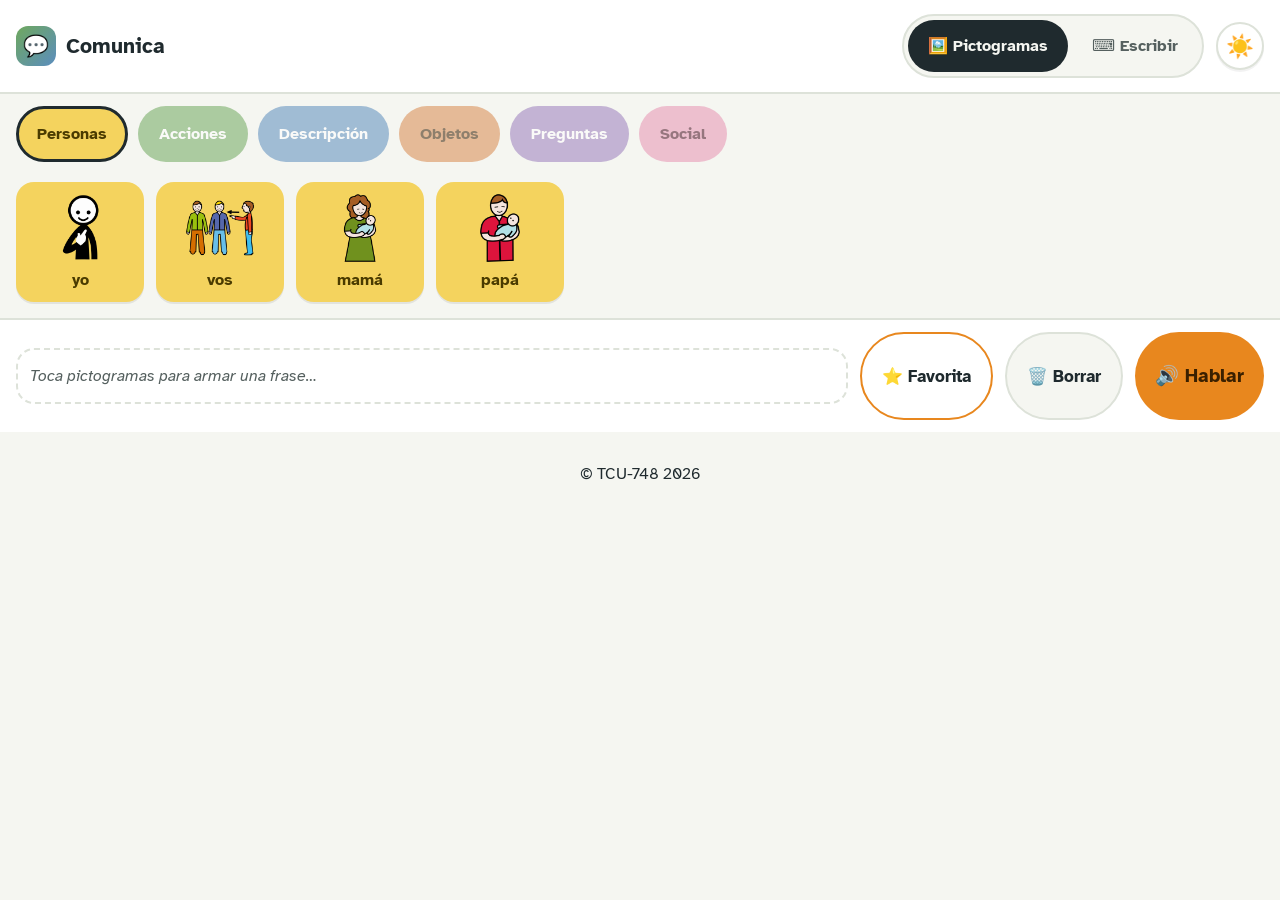
<file: index.html>
<!DOCTYPE html>
<html lang="es">
<head>
<meta charset="UTF-8">
<meta name="viewport" content="width=device-width, initial-scale=1.0, maximum-scale=5.0">
<title>Comunica — Apoyo para la comunicación</title>
<link rel="preconnect" href="https://fonts.googleapis.com">
<link href="https://fonts.googleapis.com/css2?family=Atkinson+Hyperlegible:ital,wght@0,400;0,700;1,400&display=swap" rel="stylesheet">
<link rel="stylesheet" href="css/estilos.css">
<link rel="manifest" href="manifest.json">
<meta name="theme-color" content="#E8871E">
<link rel="apple-touch-icon" href="icons/icon-192.png">
<script>
  // Script de bloqueo para evitar destello blanco del tema al cargar
  (function() {
    const temaGuardado = localStorage.getItem('theme');
    if (temaGuardado === 'dark' || (!temaGuardado && window.matchMedia('(prefers-color-scheme: dark)').matches)) {
      document.documentElement.setAttribute('data-theme', 'dark');
    }

    else {
      document.documentElement.setAttribute('data-theme', 'light');
    }
  })();
</script>
</head>
<body>

<!-- Encabezado: marca de la app y el interruptor de modo (pictogramas / escribir) -->
<header>
  <div class="brand">
    <span class="brand-mark" aria-hidden="true">💬</span>
    <span>Comunica</span>
  </div>

  <div class="header-actions">
    <div class="mode-toggle" role="group" aria-label="Elegir modo de comunicación">
      <button id="btn-modo-pictogramas" aria-pressed="true" onclick="cambiarModo('pictogramas')">
        🖼️ Pictogramas
      </button>
      <button id="btn-modo-texto" aria-pressed="false" onclick="cambiarModo('texto')">
        ⌨️ Escribir
      </button>
    </div>
    <button id="btn-theme-toggle" class="btn-theme-toggle" aria-label="Cambiar tema (claro/oscuro)">
      ☀️ Tema
    </button>
  </div>
</header>

<!-- MODO PICTOGRAMAS: categorías y grilla se generan por JavaScript (ver renderCategorias/renderGrid en js/app.js) -->
<nav class="categorias frases-rapidas" id="frases-rapidas" aria-label="Frases guardadas" hidden></nav>

<div id="vista-pictogramas">
  <nav class="categorias" id="lista-categorias" aria-label="Categorías de pictogramas"></nav>

  <main>
    <div class="grid-pictogramas" id="grid-pictogramas" role="list" aria-label="Pictogramas disponibles"></div>
  </main>
</div>

<!-- MODO TEXTO: oculto por defecto (atributo "hidden"), se muestra al cambiar de modo -->
<div id="vista-texto" hidden>
  <main>
    <div class="modo-texto">
      <label for="entrada-texto">Escribe lo que quieres decir:</label>
      <textarea id="entrada-texto" placeholder="Escribí aquí…" aria-describedby="ayuda-texto"></textarea>
            <!-- Pictogramas de las palabras escritas: se dibujan en js/app.js (renderTextoPictogramas) -->
      <div class="texto-pictogramas" id="texto-pictogramas" role="list" aria-label="Pictogramas de lo que escribiste"></div>
      <p id="ayuda-texto" class="ayuda-texto">Presioná Enter o el botón "Hablar" para escuchar el texto en voz alta.</p>
    </div>
    <button class="btn btn-hablar" onclick="" aria-label="Reproducir frase en voz alta">🔊 Hablar</button>
    <button class="btn btn-favorito" onclick="favoritearTextoActual()" aria-label="Guardar texto como favorito">⭐ Favorita</button>
  </main>
</div>

<!-- BARRA INFERIOR (solo visible en modo pictogramas): frase armada y botones de acción -->
<div class="barra-frase" id="barra-frase">
  <div class="frase-actual" id="frase-actual" role="status" aria-live="polite" aria-label="Frase construida"></div>
  <button class="btn btn-favorito" onclick="favoritearFraseActual()" aria-label="Guardar frase como favorita">⭐ Favorita</button>
  <button class="btn btn-limpiar" onclick="limpiarFrase()" aria-label="Borrar frase">🗑️ Borrar</button>
  <button class="btn btn-hablar" onclick="hablarFrase()" aria-label="Reproducir frase en voz alta">🔊 Hablar</button>
</div>

<!-- Región "viva" invisible: los lectores de pantalla anuncian aquí mensajes de estado (anunciar()) -->
<div id="anuncios" class="visually-hidden" aria-live="assertive"></div>

<!-- Toda la lógica de la app vive en js/app.js -->
<script src="js/app.js"></script>

<footer>
  <p>&copy; TCU-748 2026</p>
</footer>

</body>
</html>
</file>
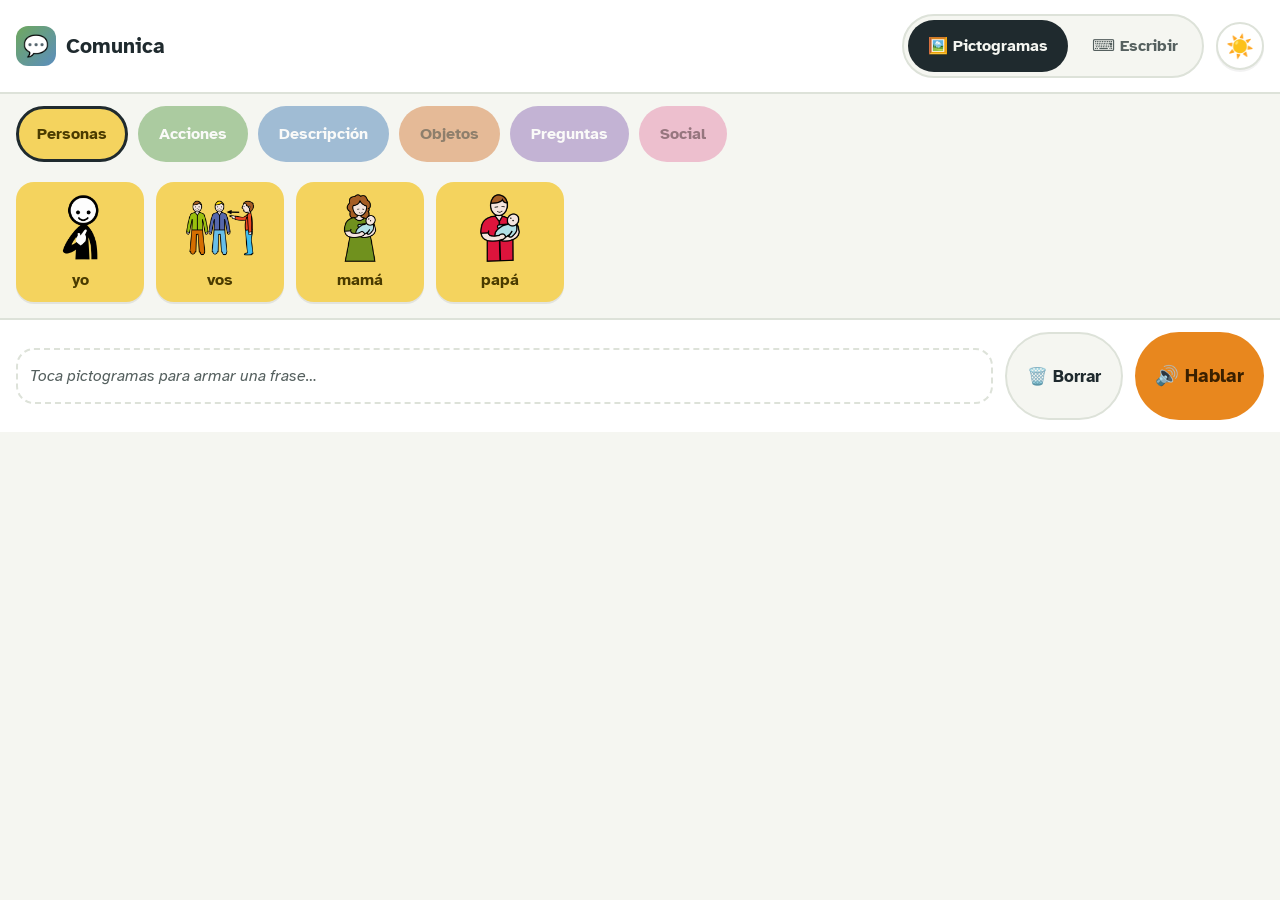
<file: comunica.html>
<!DOCTYPE html>
<html lang="es">

<head>
  <meta charset="UTF-8">
  <meta name="viewport" content="width=device-width, initial-scale=1.0, maximum-scale=5.0">
  <title>Comunica — Apoyo para la comunicación</title>
  <link rel="preconnect" href="https://fonts.googleapis.com">
  <link href="https://fonts.googleapis.com/css2?family=Atkinson+Hyperlegible:ital,wght@0,400;0,700;1,400&display=swap"
    rel="stylesheet">
  <style>
    :root {
      --bg: #F5F6F1;
      --surface: #FFFFFF;
      --ink: #1F2A2E;
      --ink-soft: #55605F;
      --line: #DDE2D9;
      --primary: #E8871E;
      --primary-ink: #3A2000;
      --focus: #1F6FEB;

      /* Paleta funcional: clave Fitzgerald, usada en tableros reales de CAA
       para que el color enseñe la categoría gramatical, no decore. */
      --cat-personas: #F4D35E;
      --cat-personas-ink: #4A3B00;
      --cat-acciones: #6FA85E;
      --cat-acciones-ink: #FFFFFF;
      --cat-descripcion: #5B8DBE;
      --cat-descripcion-ink: #FFFFFF;
      --cat-objetos: #D98A4F;
      --cat-objetos-ink: #3A1F00;
      --cat-preguntas: #9B7EBD;
      --cat-preguntas-ink: #FFFFFF;
      --cat-social: #E893B3;
      --cat-social-ink: #4A0E22;

      --radius: 18px;
      --touch-min: 88px;
    }

    /* Paleta para modo oscuro */
    [data-theme="dark"] {
      --bg: #12181B;
      --surface: #1E2629;
      --ink: #F5F6F1;
      --ink-soft: #A3B3B2;
      --line: #2D3A3E;
      --primary: #FF9E3D;
      --primary-ink: #201000;
      --focus: #388BFD;

      /* Las categorías se suavizan un poco para evitar brillo excesivo en fondo oscuro */
      --cat-personas: #E3C24D;
      --cat-personas-ink: #2D2300;
      --cat-acciones: #5E944D;
      --cat-acciones-ink: #FFFFFF;
      --cat-descripcion: #4C7CAE;
      --cat-descripcion-ink: #FFFFFF;
      --cat-objetos: #C2763D;
      --cat-objetos-ink: #261100;
      --cat-preguntas: #876AA9;
      --cat-preguntas-ink: #FFFFFF;
      --cat-social: #D37EA0;
      --cat-social-ink: #330313;
    }

    * {
      box-sizing: border-box;
    }

    html,
    body {
      margin: 0;
      padding: 0;
      height: 100%;
      background: var(--bg);
      color: var(--ink);
      font-family: 'Atkinson Hyperlegible', system-ui, -apple-system, sans-serif;
    }

    /* Transiciones suaves al cambiar de tema */
    body,
    header,
    .categorias,
    .barra-frase,
    .mode-toggle,
    textarea,
    .pictograma,
    .btn,
    .btn-theme-toggle,
    .cat-chip,
    .frase-actual,
    .frase-chip {
      transition: background-color 0.3s ease, color 0.3s ease, border-color 0.3s ease, box-shadow 0.3s ease, opacity 0.3s ease;
    }

    body {
      display: flex;
      flex-direction: column;
      min-height: 100vh;
    }

    @media (prefers-reduced-motion: reduce) {
      * {
        animation-duration: 0.001ms !important;
        transition-duration: 0.001ms !important;
      }
    }

    :focus-visible {
      outline: 4px solid var(--focus);
      outline-offset: 2px;
    }

    /* ---------- Encabezado ---------- */
    header {
      background: var(--surface);
      border-bottom: 2px solid var(--line);
      padding: 14px 16px;
      display: flex;
      align-items: center;
      justify-content: space-between;
      gap: 12px;
      flex-wrap: wrap;
    }

    .brand {
      display: flex;
      align-items: center;
      gap: 10px;
      font-weight: 700;
      font-size: 1.3rem;
    }

    .brand-mark {
      width: 40px;
      height: 40px;
      border-radius: 12px;
      background: linear-gradient(135deg, var(--cat-acciones), var(--cat-descripcion));
      display: flex;
      align-items: center;
      justify-content: center;
      font-size: 1.3rem;
    }

    /* Contenedor para alinear los controles del encabezado */
    .header-actions {
      display: flex;
      align-items: center;
      gap: 12px;
    }

    /* Botón del alternador de tema claro/oscuro */
    .btn-theme-toggle {
      background: transparent;
      border: none;
      font-size: 1.4rem;
      width: 48px;
      height: 48px;
      border-radius: 50%;
      cursor: pointer;
      display: flex;
      align-items: center;
      justify-content: center;
      user-select: none;
      border: 2px solid var(--line);
      background: var(--surface);
      box-shadow: 0 2px 0 rgba(0, 0, 0, 0.05);
    }

    .btn-theme-toggle:hover {
      transform: rotate(15deg) scale(1.08);
      background: var(--bg);
    }

    .btn-theme-toggle:active {
      transform: scale(0.95);
    }

    .mode-toggle {
      display: flex;
      background: var(--bg);
      border: 2px solid var(--line);
      border-radius: 999px;
      padding: 4px;
      gap: 4px;
    }

    .mode-toggle button {
      border: none;
      background: transparent;
      font-family: inherit;
      font-size: 1rem;
      font-weight: 700;
      padding: 10px 20px;
      min-height: 52px;
      border-radius: 999px;
      cursor: pointer;
      color: var(--ink-soft);
    }

    .mode-toggle button[aria-pressed="true"] {
      background: var(--ink);
      color: var(--bg);
    }

    /* ---------- Categorías (modo pictogramas) ---------- */
    .categorias {
      display: flex;
      gap: 10px;
      padding: 12px 16px;
      overflow-x: auto;
      background: var(--bg);
    }

    .cat-chip {
      flex: 0 0 auto;
      border: none;
      border-radius: 999px;
      padding: 10px 18px;
      min-height: var(--touch-min);
      min-height: 56px;
      font-family: inherit;
      font-weight: 700;
      font-size: 1rem;
      cursor: pointer;
      display: flex;
      align-items: center;
      gap: 8px;
      border: 3px solid transparent;
      opacity: 0.55;
    }

    .cat-chip[aria-pressed="true"] {
      opacity: 1;
      border-color: var(--ink);
    }

    /* ---------- Área principal ---------- */
    main {
      flex: 1;
      display: flex;
      flex-direction: column;
      padding: 8px 16px 16px;
      gap: 16px;
    }

    .grid-pictogramas {
      display: grid;
      grid-template-columns: repeat(auto-fill, minmax(120px, 1fr));
      gap: 12px;
    }

    .pictograma {
      border: none;
      border-radius: var(--radius);
      min-height: 120px;
      padding: 10px 8px 12px;
      display: flex;
      flex-direction: column;
      align-items: center;
      justify-content: center;
      gap: 6px;
      cursor: pointer;
      font-family: inherit;
      box-shadow: 0 2px 0 rgba(0, 0, 0, 0.08);
    }

    .pictograma:active {
      transform: translateY(2px);
      box-shadow: none;
    }

    .pictograma .emoji {
      font-size: 2.4rem;
      line-height: 1;
    }

    .pictograma .pictograma-img {
      width: 100%;
      max-width: 72px;
      aspect-ratio: 1 / 1;
      object-fit: contain;
    }

    .pictograma .palabra {
      font-weight: 700;
      font-size: 1rem;
      text-align: center;
    }

    /* ---------- Modo texto ---------- */
    .modo-texto {
      display: flex;
      flex-direction: column;
      gap: 14px;
      flex: 1;
    }

    .modo-texto label {
      font-weight: 700;
      font-size: 1.1rem;
    }

    .modo-texto textarea {
      flex: 1;
      min-height: 180px;
      font-family: inherit;
      font-size: 1.4rem;
      padding: 16px;
      border-radius: var(--radius);
      border: 2px solid var(--line);
      background: var(--surface);
      color: var(--ink);
      resize: vertical;
    }

    .ayuda-texto {
      color: var(--ink-soft);
      font-size: 0.95rem;
    }

    /* ---------- Barra inferior: frase construida ---------- */
    .barra-frase {
      background: var(--surface);
      border-top: 2px solid var(--line);
      padding: 12px 16px;
      display: flex;
      align-items: center;
      gap: 12px;
    }

    .frase-actual {
      flex: 1;
      min-height: 56px;
      border: 2px dashed var(--line);
      border-radius: var(--radius);
      padding: 8px 12px;
      display: flex;
      flex-wrap: wrap;
      align-items: center;
      gap: 8px;
    }

    .frase-actual:empty::before {
      content: "Toca pictogramas para armar una frase…";
      color: var(--ink-soft);
      font-style: italic;
    }

    .frase-chip {
      background: var(--bg);
      border-radius: 999px;
      padding: 6px 14px;
      font-weight: 700;
      font-size: 0.95rem;
    }

    .btn {
      font-family: inherit;
      font-weight: 700;
      font-size: 1.05rem;
      border: none;
      border-radius: 999px;
      min-height: var(--touch-min);
      min-width: var(--touch-min);
      padding: 10px 20px;
      cursor: pointer;
      display: flex;
      align-items: center;
      justify-content: center;
      gap: 8px;
    }

    .btn-hablar {
      background: var(--primary);
      color: var(--primary-ink);
      font-size: 1.2rem;
    }

    .btn-limpiar {
      background: var(--bg);
      color: var(--ink);
      border: 2px solid var(--line);
    }

    .visually-hidden {
      position: absolute;
      width: 1px;
      height: 1px;
      overflow: hidden;
      clip: rect(0 0 0 0);
      white-space: nowrap;
    }

    [hidden] {
      display: none !important;
    }

    @media (max-width: 480px) {
      .brand span:last-child {
        display: none;
      }

      .grid-pictogramas {
        grid-template-columns: repeat(auto-fill, minmax(96px, 1fr));
      }

      .pictograma {
        min-height: 100px;
      }
    }
  </style>
  <script>
    // Script de bloqueo para evitar destello blanco del tema al cargar
    (function () {
      const temaGuardado = localStorage.getItem('theme');
      if (temaGuardado === 'dark' || (!temaGuardado && window.matchMedia('(prefers-color-scheme: dark)').matches)) {
        document.documentElement.setAttribute('data-theme', 'dark');
      } else {
        document.documentElement.setAttribute('data-theme', 'light');
      }
    })();
  </script>
</head>

<body>

  <header>
    <div class="brand">
      <span class="brand-mark" aria-hidden="true">💬</span>
      <span>Comunica</span>
    </div>

    <div class="header-actions">
      <div class="mode-toggle" role="group" aria-label="Elegir modo de comunicación">
        <button id="btn-modo-pictogramas" aria-pressed="true" onclick="cambiarModo('pictogramas')">
          🖼️ Pictogramas
        </button>
        <button id="btn-modo-texto" aria-pressed="false" onclick="cambiarModo('texto')">
          ⌨️ Escribir
        </button>
      </div>
      <button id="btn-theme-toggle" class="btn-theme-toggle" aria-label="Cambiar tema (claro/oscuro)">
        ☀️
      </button>
    </div>
  </header>

  <!-- MODO PICTOGRAMAS -->
  <div id="vista-pictogramas">
    <nav class="categorias" id="lista-categorias" aria-label="Categorías de pictogramas"></nav>
    <main>
      <div class="grid-pictogramas" id="grid-pictogramas" role="list" aria-label="Pictogramas disponibles"></div>
    </main>
  </div>

  <!-- MODO TEXTO -->
  <div id="vista-texto" hidden>
    <main>
      <div class="modo-texto">
        <label for="entrada-texto">Escribí lo que querés decir</label>
        <textarea id="entrada-texto" placeholder="Escribí aquí…" aria-describedby="ayuda-texto"></textarea>
        <p id="ayuda-texto" class="ayuda-texto">Presioná Enter o el botón "Hablar" para escuchar el texto en voz alta.
        </p>
      </div>
    </main>
  </div>

  <!-- BARRA INFERIOR (solo modo pictogramas) -->
  <div class="barra-frase" id="barra-frase">
    <div class="frase-actual" id="frase-actual" role="status" aria-live="polite" aria-label="Frase construida"></div>
    <button class="btn btn-limpiar" onclick="limpiarFrase()" aria-label="Borrar frase">🗑️ Borrar</button>
    <button class="btn btn-hablar" onclick="hablarFrase()" aria-label="Reproducir frase en voz alta">🔊 Hablar</button>
  </div>

  <div id="anuncios" class="visually-hidden" aria-live="assertive"></div>

  <script>
    /* =========================================================
       DATOS: cada pictograma es un objeto reutilizable también
       desde el backend a futuro. audioUrl queda en null hasta
       que el equipo de voces grabadas entregue los archivos;
       mientras tanto se usa speechSynthesis como respaldo.
       ========================================================= */

    const CATEGORIAS = [
      { id: 'personas', nombre: 'Personas', color: 'var(--cat-personas)', colorInk: 'var(--cat-personas-ink)' },
      { id: 'acciones', nombre: 'Acciones', color: 'var(--cat-acciones)', colorInk: 'var(--cat-acciones-ink)' },
      { id: 'descripcion', nombre: 'Descripción', color: 'var(--cat-descripcion)', colorInk: 'var(--cat-descripcion-ink)' },
      { id: 'objetos', nombre: 'Objetos', color: 'var(--cat-objetos)', colorInk: 'var(--cat-objetos-ink)' },
      { id: 'preguntas', nombre: 'Preguntas', color: 'var(--cat-preguntas)', colorInk: 'var(--cat-preguntas-ink)' },
      { id: 'social', nombre: 'Social', color: 'var(--cat-social)', colorInk: 'var(--cat-social-ink)' },
    ];

    /* El campo "imagen" sigue la convención: nombre_de_la_palabra.png
       (minúscula, sin tildes, sin espacios), dentro de la carpeta pictogramas/.
       Si tus archivos tienen otro nombre, solo hay que editar ese valor. */
    const PICTOGRAMAS = [
      { id: 'p001', palabra: 'yo', categoria: 'personas', emoji: '🙋', imagen: 'pictogramas/yo.png', audioUrl: null },
      { id: 'p002', palabra: 'vos', categoria: 'personas', emoji: '👉', imagen: 'pictogramas/vos.png', audioUrl: null },
      { id: 'p003', palabra: 'mamá', categoria: 'personas', emoji: '👩', imagen: 'pictogramas/mama.png', audioUrl: null },
      { id: 'p004', palabra: 'papá', categoria: 'personas', emoji: '👨', imagen: 'pictogramas/papa.png', audioUrl: null },

      { id: 'p010', palabra: 'querer', categoria: 'acciones', emoji: '🤲', imagen: 'pictogramas/querer.png', audioUrl: null },
      { id: 'p011', palabra: 'ir', categoria: 'acciones', emoji: '🚶', imagen: 'pictogramas/ir.png', audioUrl: null },
      { id: 'p012', palabra: 'comer', categoria: 'acciones', emoji: '🍽️', imagen: 'pictogramas/comer.png', audioUrl: null },
      { id: 'p013', palabra: 'jugar', categoria: 'acciones', emoji: '🎲', imagen: 'pictogramas/jugar.png', audioUrl: null },
      { id: 'p014', palabra: 'ayudar', categoria: 'acciones', emoji: '🤝', imagen: 'pictogramas/ayudar.png', audioUrl: null },

      { id: 'p020', palabra: 'feliz', categoria: 'descripcion', emoji: '😊', imagen: 'pictogramas/feliz.png', audioUrl: null },
      { id: 'p021', palabra: 'triste', categoria: 'descripcion', emoji: '😢', imagen: 'pictogramas/triste.png', audioUrl: null },
      { id: 'p022', palabra: 'cansado', categoria: 'descripcion', emoji: '😴', imagen: 'pictogramas/cansado.png', audioUrl: null },
      { id: 'p023', palabra: 'grande', categoria: 'descripcion', emoji: '📏', imagen: 'pictogramas/grande.png', audioUrl: null },

      { id: 'p030', palabra: 'agua', categoria: 'objetos', emoji: '💧', imagen: 'pictogramas/agua.png', audioUrl: null },
      { id: 'p031', palabra: 'comida', categoria: 'objetos', emoji: '🍞', imagen: 'pictogramas/comida.png', audioUrl: null },
      { id: 'p032', palabra: 'baño', categoria: 'objetos', emoji: '🚻', imagen: 'pictogramas/bano.png', audioUrl: null },
      { id: 'p033', palabra: 'pelota', categoria: 'objetos', emoji: '⚽', imagen: 'pictogramas/pelota.png', audioUrl: null },

      { id: 'p040', palabra: 'qué', categoria: 'preguntas', emoji: '❓', imagen: 'pictogramas/que.png', audioUrl: null },
      { id: 'p041', palabra: 'dónde', categoria: 'preguntas', emoji: '📍', imagen: 'pictogramas/donde.png', audioUrl: null },
      { id: 'p042', palabra: 'cuándo', categoria: 'preguntas', emoji: '⏰', imagen: 'pictogramas/cuando.png', audioUrl: null },

      { id: 'p050', palabra: 'hola', categoria: 'social', emoji: '👋', imagen: 'pictogramas/hola.png', audioUrl: null },
      { id: 'p051', palabra: 'gracias', categoria: 'social', emoji: '🙏', imagen: 'pictogramas/gracias.png', audioUrl: null },
      { id: 'p052', palabra: 'sí', categoria: 'social', emoji: '✅', imagen: 'pictogramas/si.png', audioUrl: null },
      { id: 'p053', palabra: 'no', categoria: 'social', emoji: '🚫', imagen: 'pictogramas/no.png', audioUrl: null },
    ];

    /* =========================================================
       AUDIO: función única que abstrae la fuente del sonido.
       Cuando lleguen los audios grabados, solo hay que llenar
       audioUrl en cada objeto — esta función no cambia.
       ========================================================= */
    function reproducirTexto(texto, audioUrl) {
      if (audioUrl) {
        const audio = new Audio(audioUrl);
        audio.play();
        return;
      }

      if (!('speechSynthesis' in window)) {
        anunciar('El navegador no soporta voz por síntesis.');
        return;
      }

      window.speechSynthesis.cancel();
      const utterance = new SpeechSynthesisUtterance(texto);
      utterance.lang = 'es-ES';
      window.speechSynthesis.speak(utterance);
    }

    function anunciar(mensaje) {
      document.getElementById('anuncios').textContent = mensaje;
    }

    /* =========================================================
       MODO: alternar entre pictogramas y texto
       ========================================================= */
    function cambiarModo(modo) {
      const esPictogramas = modo === 'pictogramas';
      document.getElementById('vista-pictogramas').hidden = !esPictogramas;
      document.getElementById('vista-texto').hidden = esPictogramas;
      document.getElementById('barra-frase').hidden = !esPictogramas;
      document.getElementById('btn-modo-pictogramas').setAttribute('aria-pressed', String(esPictogramas));
      document.getElementById('btn-modo-texto').setAttribute('aria-pressed', String(!esPictogramas));

      if (!esPictogramas) {
        document.getElementById('entrada-texto').focus();
      }
    }

    /* =========================================================
       MODO PICTOGRAMAS
       ========================================================= */
    let categoriaActiva = 'personas';
    let frase = [];

    function renderCategorias() {
      const cont = document.getElementById('lista-categorias');
      cont.innerHTML = '';
      CATEGORIAS.forEach(cat => {
        const btn = document.createElement('button');
        btn.className = 'cat-chip';
        btn.setAttribute('aria-pressed', String(cat.id === categoriaActiva));
        btn.style.background = cat.color;
        btn.style.color = cat.colorInk;
        btn.textContent = cat.nombre;
        btn.onclick = () => { categoriaActiva = cat.id; renderCategorias(); renderGrid(); };
        cont.appendChild(btn);
      });
    }

    function renderGrid() {
      const grid = document.getElementById('grid-pictogramas');
      grid.innerHTML = '';
      const cat = CATEGORIAS.find(c => c.id === categoriaActiva);
      PICTOGRAMAS.filter(p => p.categoria === categoriaActiva).forEach(p => {
        const btn = document.createElement('button');
        btn.className = 'pictograma';
        btn.style.background = cat.color;
        btn.style.color = cat.colorInk;
        btn.setAttribute('role', 'listitem');
        btn.setAttribute('aria-label', p.palabra);

        // Si hay imagen, se muestra el PNG; si falla al cargar, cae al emoji.
        const contenidoVisual = p.imagen
          ? `<img class="pictograma-img" src="${p.imagen}" alt=""
               onerror="this.replaceWith(Object.assign(document.createElement('span'),{className:'emoji',textContent:'${p.emoji}'}))">`
          : `<span class="emoji" aria-hidden="true">${p.emoji}</span>`;

        btn.innerHTML = `${contenidoVisual}<span class="palabra">${p.palabra}</span>`;
        btn.onclick = () => tocarPictograma(p);
        grid.appendChild(btn);
      });
    }

    function tocarPictograma(p) {
      frase.push(p);
      renderFrase();
      reproducirTexto(p.palabra, p.audioUrl);
    }

    function renderFrase() {
      const cont = document.getElementById('frase-actual');
      cont.innerHTML = '';
      frase.forEach(p => {
        const chip = document.createElement('span');
        chip.className = 'frase-chip';
        chip.textContent = p.palabra;
        cont.appendChild(chip);
      });
    }

    function limpiarFrase() {
      frase = [];
      renderFrase();
      anunciar('Frase borrada');
    }

    function hablarFrase() {
      if (frase.length === 0) {
        anunciar('No hay ninguna frase para reproducir');
        return;
      }

      const texto = frase.map(p => p.palabra).join(' ');
      reproducirTexto(texto, null); // frase completa siempre por síntesis (combinación libre)
    }

    /* =========================================================
       MODO TEXTO
       ========================================================= */
    const entradaTexto = document.getElementById('entrada-texto');
    entradaTexto.addEventListener('keydown', (evento) => {
      if (evento.key === 'Enter' && !evento.shiftKey) {
        evento.preventDefault();
        const texto = entradaTexto.value.trim();
        if (texto) {
          reproducirTexto(texto, null);
        }
      }
    });

    /* =========================================================
       TEMA CLARO/OSCURO: alternar y persistir el tema
       ========================================================= */
    function iniciarTema() {
      const btnThemeToggle = document.getElementById('btn-theme-toggle');
      if (!btnThemeToggle) return;

      function actualizarBotonTema(tema) {
        if (tema === 'dark') {
          btnThemeToggle.textContent = '🌙';
          btnThemeToggle.setAttribute('aria-label', 'Cambiar a modo claro');

        }

        else {
          btnThemeToggle.textContent = '☀️';
          btnThemeToggle.setAttribute('aria-label', 'Cambiar a modo oscuro');
        }
      }

      const temaActual = document.documentElement.getAttribute('data-theme') || 'light';
      actualizarBotonTema(temaActual);

      btnThemeToggle.addEventListener('click', () => {
        const esOscuro = document.documentElement.getAttribute('data-theme') === 'dark';
        const nuevoTema = esOscuro ? 'light' : 'dark';

        document.documentElement.setAttribute('data-theme', nuevoTema);
        localStorage.setItem('theme', nuevoTema);
        actualizarBotonTema(nuevoTema);
        anunciar(`Modo ${nuevoTema === 'dark' ? 'oscuro' : 'claro'} activado`);
      });
    }

    /* =========================================================
       INICIO
       ========================================================= */
    renderCategorias();
    renderGrid();
    iniciarTema();
  </script>

</body>

</html>
</file>
<file: css/estilos.css>
/* Variables globales de color, radio de esquinas y tamaño mínimo táctil */
:root{
  --bg: #F5F6F1;
  --surface: #FFFFFF;
  --ink: #1F2A2E;
  --ink-soft: #55605F;
  --line: #DDE2D9;
  --primary: #E8871E;
  --primary-ink: #3A2000;
  --focus: #1F6FEB;

  /* Paleta funcional: clave Fitzgerald, usada en tableros reales de CAA
     para que el color enseñe la categoría gramatical, no decore. */
  --cat-personas: #F4D35E;
  --cat-personas-ink: #4A3B00;
  --cat-acciones: #6FA85E;
  --cat-acciones-ink: #FFFFFF;
  --cat-descripcion: #5B8DBE;
  --cat-descripcion-ink: #FFFFFF;
  --cat-objetos: #D98A4F;
  --cat-objetos-ink: #3A1F00;
  --cat-preguntas: #9B7EBD;
  --cat-preguntas-ink: #FFFFFF;
  --cat-social: #E893B3;
  --cat-social-ink: #4A0E22;

  --radius: 18px;
  --touch-min: 88px;
}

/* Paleta para modo oscuro */
[data-theme="dark"] {
  --bg: #12181B;
  --surface: #1E2629;
  --ink: #F5F6F1;
  --ink-soft: #A3B3B2;
  --line: #2D3A3E;
  --primary: #FF9E3D;
  --primary-ink: #201000;
  --focus: #388BFD;

  /* Las categorías se suavizan un poco para evitar brillo excesivo en fondo oscuro */
  --cat-personas: #E3C24D;
  --cat-personas-ink: #2D2300;
  --cat-acciones: #5E944D;
  --cat-acciones-ink: #FFFFFF;
  --cat-descripcion: #4C7CAE;
  --cat-descripcion-ink: #FFFFFF;
  --cat-objetos: #C2763D;
  --cat-objetos-ink: #261100;
  --cat-preguntas: #876AA9;
  --cat-preguntas-ink: #FFFFFF;
  --cat-social: #D37EA0;
  --cat-social-ink: #330313;
}

*{ box-sizing: border-box; }

/* Estilos base: fondo, tipografía y que la página ocupe toda la pantalla */
html, body{
  margin:0; padding:0; height:100%;
  background: var(--bg);
  color: var(--ink);
  font-family: 'Atkinson Hyperlegible', system-ui, -apple-system, sans-serif;
}

/* Transiciones suaves al cambiar de tema */
body, header, .categorias, .barra-frase, .mode-toggle, textarea, .pictograma, .btn, .btn-theme-toggle, .cat-chip, .frase-actual, .frase-chip {
  transition: background-color 0.3s ease, color 0.3s ease, border-color 0.3s ease, box-shadow 0.3s ease, opacity 0.3s ease;
}

/* body en columna para apilar header, contenido y barra inferior */
body{
  display:flex;
  flex-direction:column;
  min-height:100vh;
}

/* Respeta la preferencia del sistema de reducir animaciones (accesibilidad) */
@media (prefers-reduced-motion: reduce){
  *{ animation-duration: 0.001ms !important; transition-duration: 0.001ms !important; }
}

/* Resalta con un contorno grueso el elemento enfocado con teclado */
:focus-visible{
  outline: 4px solid var(--focus);
  outline-offset: 2px;
}

/* ---------- Encabezado ---------- */
header{
  background: var(--surface);
  border-bottom: 2px solid var(--line);
  padding: 14px 16px;
  display:flex;
  align-items:center;
  justify-content:space-between;
  gap:12px;
  flex-wrap:wrap;
}

/* Logo/nombre de la app en la esquina izquierda del header */
.brand{
  display:flex;
  align-items:center;
  gap:10px;
  font-weight:700;
  font-size: 1.3rem;
}
.brand-mark{
  width:40px; height:40px;
  border-radius: 12px;
  background: linear-gradient(135deg, var(--cat-acciones), var(--cat-descripcion));
  display:flex; align-items:center; justify-content:center;
  font-size:1.3rem;
}

/* Contenedor para alinear los controles del encabezado */
.header-actions{
  display:flex;
  align-items:center;
  gap:12px;
}

/* Botón del alternador de tema claro/oscuro */
.btn-theme-toggle {
  background: transparent;
  border: none;
  font-size: 1.4rem;
  width: 48px;
  height: 48px;
  border-radius: 50%;
  cursor: pointer;
  display: flex;
  align-items: center;
  justify-content: center;
  user-select: none;
  border: 2px solid var(--line);
  background: var(--surface);
  box-shadow: 0 2px 0 rgba(0,0,0,0.05);
}
.btn-theme-toggle:hover {
  transform: rotate(15deg) scale(1.08);
  background: var(--bg);
}
.btn-theme-toggle:active {
  transform: scale(0.95);
}

/* Interruptor tipo "píldora" para elegir entre modo Pictogramas y modo Escribir */
.mode-toggle{
  display:flex;
  background: var(--bg);
  border: 2px solid var(--line);
  border-radius: 999px;
  padding: 4px;
  gap:4px;
}

.mode-toggle button {
  border:none;
  background:transparent;
  font-family:inherit;
  font-size:1rem;
  font-weight:700;
  padding: 10px 20px;
  min-height: 52px;
  border-radius: 999px;
  cursor:pointer;
  color: var(--ink-soft);
}

/* Botón del modo activo se ve resaltado */
.mode-toggle button[aria-pressed="true"]{
  background: var(--ink);
  color: var(--bg);
}

/* ---------- Categorías (modo pictogramas) ---------- */
/* Fila horizontal con scroll de "chips" para elegir la categoría de pictogramas */
.categorias{
  display:flex;
  gap:10px;
  padding: 12px 16px;
  overflow-x:auto;
  background: var(--bg);
}

/* Chip de categoría: se ve atenuado si no está seleccionado */
.cat-chip{
  flex: 0 0 auto;
  border: none;
  border-radius: 999px;
  padding: 10px 18px;
  min-height: 56px;
  font-family:inherit;
  font-weight:700;
  font-size: 1rem;
  cursor:pointer;
  display:flex;
  align-items:center;
  gap:8px;
  border: 3px solid transparent;
  opacity:0.55;
}

/* Categoría activa: totalmente opaca y con borde marcado */
.cat-chip[aria-pressed="true"]{
  opacity:1;
  border-color: var(--ink);
}

/* ---------- Área principal ---------- */
main{
  flex:1;
  display:flex;
  flex-direction:column;
  padding: 8px 16px 16px;
  gap:16px;
}

/* Cuadrícula responsiva de pictogramas de la categoría activa */
.grid-pictogramas{
  display:grid;
  grid-template-columns: repeat(auto-fill, minmax(120px, 1fr));
  gap:12px;
}

/* Botón individual de pictograma (emoji + palabra) */
.pictograma{
  border: none;
  border-radius: var(--radius);
  min-height: 120px;
  padding: 10px 8px 12px;
  display:flex;
  flex-direction:column;
  align-items:center;
  justify-content:center;
  gap:6px;
  cursor:pointer;
  font-family:inherit;
  box-shadow: 0 2px 0 rgba(0,0,0,0.08);
}

/* Efecto de "presionado" al tocar el pictograma */
.pictograma:active{ transform: translateY(2px); box-shadow:none; }
.pictograma .emoji{ font-size: 2.4rem; line-height:1; }
.pictograma .pictograma-img{
  width: 100%; 
  max-width: 72px; /*limita que tan grande puede ser la imagen del pictograma*/
  aspect-ratio: 1 / 1; /*fuerza que la imagen sea cuadrada*/
  object-fit: contain; /*hace que la imagen se escale para caber dentro del cuadro sin deformarse*/
}
.pictograma .palabra{ font-weight:700; font-size:1rem; text-align:center; }

/* ---------- Modo texto ---------- */

/* Contenedor del formulario de escritura libre */
.modo-texto{
  display:flex;
  flex-direction:column;
  gap:14px;
  flex:1;
}

.modo-texto label{
  font-weight:700;
  font-size:1.1rem;
}

/* Cuadro de texto grande donde el usuario escribe lo que quiere decir */
.modo-texto textarea {
  flex:1;
  min-height: 180px;
  font-family:inherit;
  font-size:1.4rem;
  padding:16px;
  border-radius: var(--radius);
  border: 2px solid var(--line);
  background: var(--surface);
  color: var(--ink);
  resize: vertical;
}

.ayuda-texto{
  color: var(--ink-soft);
  font-size:0.95rem;
}

/* Pictogramas de lo escrito (modo Escribir).
   --tam-picto se adapta al ancho de pantalla: ~72px en celulares, hasta 132px en tablets y computadoras. */
.texto-pictogramas{
  --tam-picto: clamp(72px, 14vw, 132px);
  display:flex;
  flex-wrap:wrap;
  align-content:flex-start;
  gap: clamp(8px, 1.5vw, 14px);
}
.texto-pictogramas:empty{ display:none; }

.picto-texto{
  width: var(--tam-picto);
  border-radius: var(--radius);
  padding: 8px 6px 10px;
  display:flex;
  flex-direction:column;
  align-items:center;
  gap:4px;
  box-shadow: 0 2px 0 rgba(0,0,0,0.08);
}
.picto-texto .pictograma-img{
  width:100%;
  aspect-ratio: 1 / 1;
  object-fit: contain;
}
.picto-texto .emoji{
  font-size: calc(var(--tam-picto) * 0.5);
  line-height:1;
}
.picto-texto .palabra{
  font-weight:700;
  font-size: clamp(0.85rem, 1.8vw, 1.1rem);
  text-align:center;
  overflow-wrap:anywhere;
}
/* Palabra sin pictograma: solo texto, con borde punteado */
.picto-texto.sin-picto{
  background: transparent;
  border: 2px dashed var(--line);
  box-shadow: none;
  color: var(--ink-soft);
  justify-content:center;
  min-height: calc(var(--tam-picto) * 0.6);
}

/* En pantallas bajas (por ejemplo con el teclado abierto) el cuadro de texto cede espacio a los pictogramas */
@media (max-height: 700px){
  .modo-texto textarea{ min-height: 110px; }
}

/* ---------- Barra inferior: frase construida ---------- */
/* Franja fija en la parte inferior con la frase armada y los botones de acción */
.barra-frase{
  background: var(--surface);
  border-top: 2px solid var(--line);
  padding: 12px 16px;
  display:flex;
  align-items:center;
  gap:12px;
}

/* Caja donde se van mostrando los "chips" de palabras de la frase */
.frase-actual{
  flex:1;
  min-height: 56px;
  border: 2px dashed var(--line);
  border-radius: var(--radius);
  padding: 8px 12px;
  display:flex;
  flex-wrap:wrap;
  align-items:center;
  gap:8px;
}

/* Texto de ayuda que aparece solo cuando todavía no hay ninguna palabra */
.frase-actual:empty::before{
  content: "Toca pictogramas para armar una frase…";
  color: var(--ink-soft);
  font-style: italic;
}

/* Cada palabra ya agregada a la frase se muestra como una píldora */
.frase-chip{
  background: var(--bg);
  border-radius: 999px;
  padding: 6px 14px;
  font-weight:700;
  font-size:0.95rem;
}

/* Estilo base compartido por los botones de acción (Borrar / Hablar) */
.btn {
  font-family:inherit;
  font-weight:700;
  font-size:1.05rem;
  border:none;
  border-radius: 999px;
  min-height: var(--touch-min);
  min-width: var(--touch-min);
  padding: 10px 20px;
  cursor:pointer;
  display:flex;
  align-items:center;
  justify-content:center;
  gap:8px;
}

.btn-hablar {
  background: var(--primary);
  color: var(--primary-ink);
  font-size:1.2rem;
}

.btn-limpiar {
  background: var(--bg);
  color: var(--ink);
  border: 2px solid var(--line);
}

/* Oculta visualmente un elemento pero lo deja disponible para lectores de pantalla */
.visually-hidden{
  position:absolute;
  width:1px; height:1px;
  overflow:hidden;
  clip: rect(0 0 0 0);
  white-space:nowrap;
}

[hidden]{ display:none !important; }

/* Ajustes para pantallas angostas (celulares) */
@media (max-width: 480px){
  .brand span:last-child{ display:none; }
  .grid-pictogramas{ grid-template-columns: repeat(auto-fill, minmax(96px, 1fr)); }
  .pictograma{ min-height:100px; }
}

footer {
  text-align: center;
  padding: 1rem 0;
  width: 100%;
}
/* ---------- Frases rápidas (favoritas) ---------- */
.frases-rapidas{
  padding-top: 0;
}
.frase-rapida-chip{
  flex: 0 0 auto;
  display: flex;
  align-items: center;
  gap: 4px;
  border: 3px solid var(--primary);
  background: var(--surface);
  border-radius: 999px;
  padding: 4px 4px 4px 4px;
  min-height: 56px;
}
.frase-rapida-texto{
  border: none;
  background: transparent;
  color: var(--primary-ink);
  font-family: inherit;
  font-weight: 700;
  font-size: 1rem;
  padding: 6px 10px;
  cursor: pointer;
}
.frase-rapida-borrar{
  border: none;
  background: var(--bg);
  color: var(--ink-soft);
  font-family: inherit;
  font-weight: 700;
  font-size: 1rem;
  width: 36px;
  height: 36px;
  border-radius: 50%;
  cursor: pointer;
  display: flex;
  align-items: center;
  justify-content: center;
}
.frase-rapida-borrar:active{ background: var(--line); }
.btn-favorito{
  background: var(--surface);
  color: var(--ink);
  border: 2px solid var(--primary);
}
.btn-favorito:active{
  background: var(--primary);
  color: var(--primary-ink);
}
</file>
